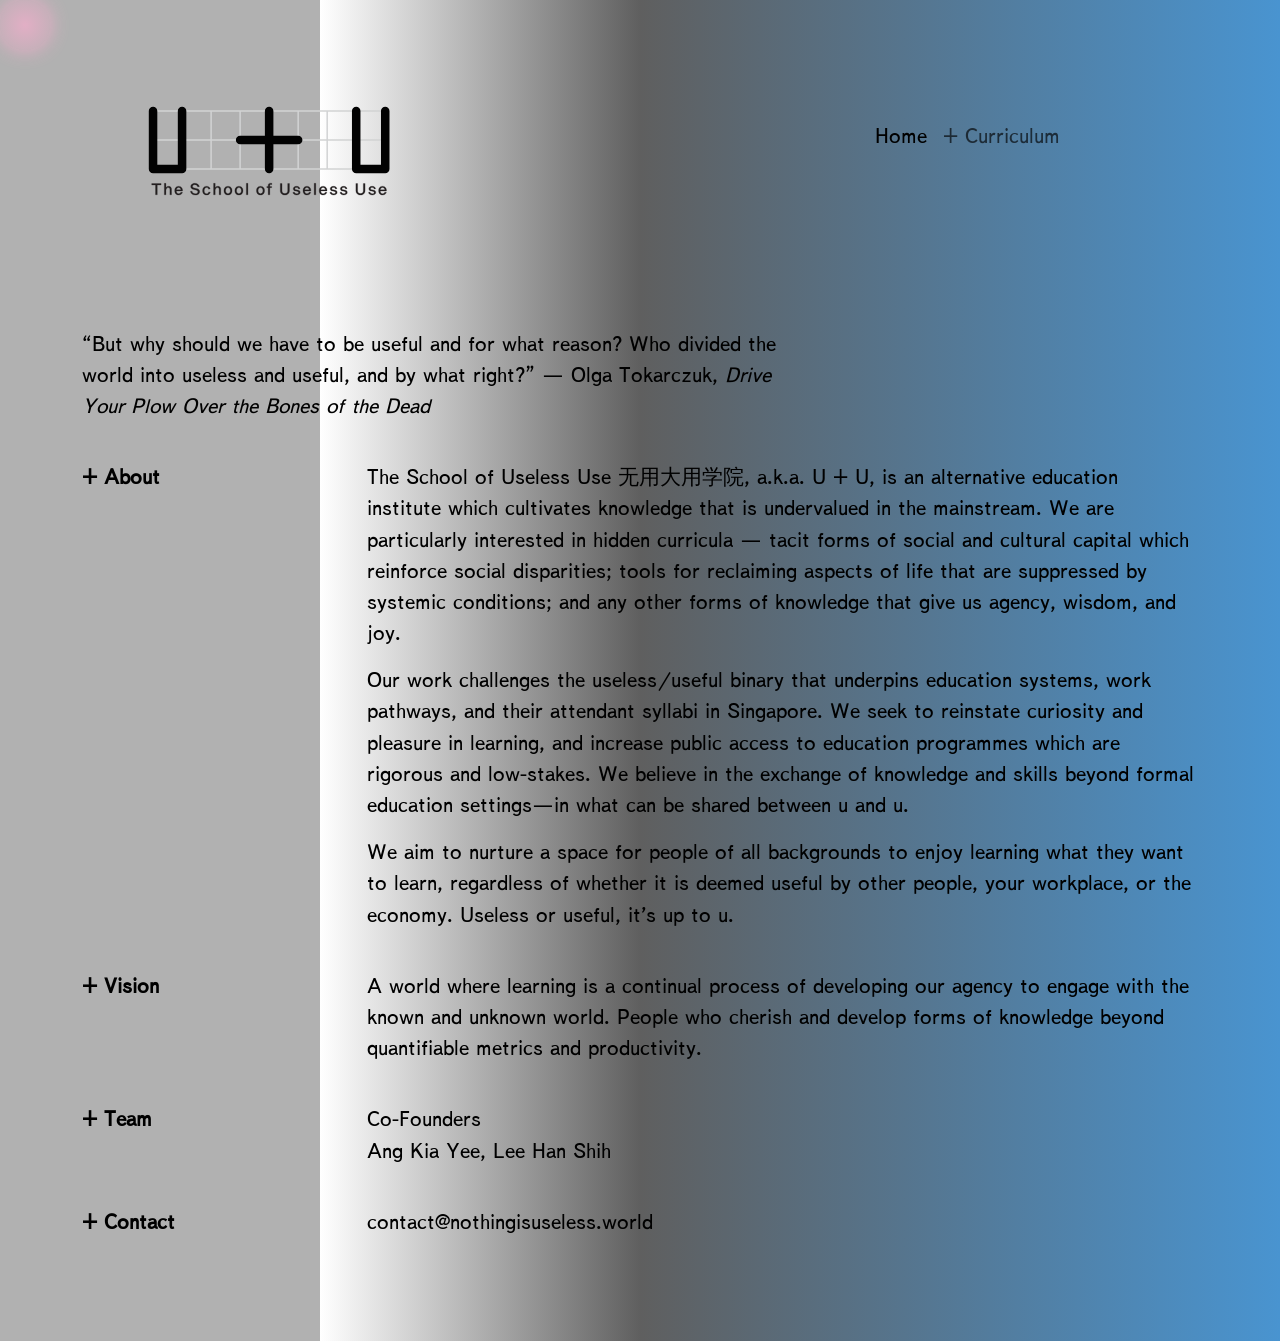
<file: index.html>
<!DOCTYPE html>
<html lang="en">
<head>
    <meta charset="UTF-8">
    <meta name="viewport" content="width=device-width, initial-scale=1.0">
    <title>The School of Useless Use 无用大用学院</title>
    <link href="https://cdn.jsdelivr.net/npm/bootstrap@5.3.8/dist/css/bootstrap.min.css" rel="stylesheet" integrity="sha384-sRIl4kxILFvY47J16cr9ZwB07vP4J8+LH7qKQnuqkuIAvNWLzeN8tE5YBujZqJLB" crossorigin="anonymous">
    <link rel="stylesheet" type="text/css" href="useless.css">
</head>
<body>
  <div class="cursor-glow"></div>

  <div class="container py-5">
        <nav class="navbar navbar-expand-md">
            <div class="container-fluid">
              <a class="navbar-brand mx-4" href="index.html">
                <img src="images/Primary logo-03-cropped.svg" class="navhead d-block d-lg-none">
                <img src="images/Primary logo-02-cropped.svg" class="navhead d-none d-lg-block">
              </a>
                <button class="navbar-toggler" type="button" data-bs-toggle="collapse" data-bs-target="#navbarNav" aria-controls="navbarNav" aria-expanded="false" aria-label="Toggle navigation">
                <h1>◡</h1>
              </button>
              <div class="collapse navbar-collapse" id="navbarNav">
                <ul class="navbar-nav mx-auto">
                    <a class="nav-link active" aria-current="page" href="index.html">Home</a>
                  </li>
                  <li class="nav-item">
                    <a class="nav-link" href="curriculum.html">+ Curriculum</a>
                  </li>
                </ul>
              </div>
            </div>
          </nav>
    </div>

    <div class="container mt-4">
      <!--<div class="alert alert-info alert-dismissible fade show" role="alert">
        First programme coming soon.
        <button type="button" class="btn-close" data-bs-dismiss="alert" aria-label="Close"></button>
      </div>
      
      <br>--> 
          <div class="row my-4">
            <div class="col-sm-8"><br class="d-none d-md-block">
              <p class="quote">“But why should we have to be useful and for what reason? Who divided the world into useless and useful, and by what right?” 
                — Olga Tokarczuk, <em>Drive Your Plow Over the Bones of the Dead</em></p>
            </div>
            
        </div>
        <div class="row my-4">
            <div class="col-sm-3 secthead"><strong>+ About</strong></div>
            <div class="col-sm-9">
                <p>The School of Useless Use 无用大用学院, a.k.a. U + U, is an alternative education institute which cultivates knowledge that is undervalued in the mainstream. We are particularly interested in hidden curricula — tacit forms of social and cultural capital which reinforce social disparities; tools for reclaiming aspects of life that are suppressed by systemic conditions; and any other forms of knowledge that give us agency, wisdom, and joy. </p>
                <p>Our work challenges the useless/useful binary that underpins education systems, work pathways, and their attendant syllabi in Singapore. We seek to reinstate curiosity and pleasure in learning, and increase public access to education programmes which are rigorous and low-stakes. We believe in the exchange of knowledge and skills beyond formal education settings—in what can be shared between u and u.</p>
                <p>We aim to nurture a space for people of all backgrounds to enjoy learning what they want to learn, regardless of whether it is deemed useful by other people, your workplace, or the economy. Useless or useful, it’s up to u. </p>
            </div>
        </div>
        <div class="row my-4">
            <div class="col-sm-3 secthead"><strong>+ Vision</strong></div>
            <div class="col-sm-9">
                <p>A world where learning is a continual process of developing our agency to engage with the known and unknown world. People who cherish and develop forms of knowledge beyond quantifiable metrics and productivity. </p>
            </div>         
        </div>
        <div class="row my-4">
          <div class="col-sm-3 secthead"><strong>+ Team</strong></div>
          <div class="col-sm-9">
              <p>Co-Founders<br>Ang Kia Yee, Lee Han Shih</p>
          </div>
          
        </div>
        <div class="row my-4">
          <div class="col-sm-3 secthead"><strong>+ Contact</strong></div>
          <div class="col-sm-9">
              <p>contact@nothingisuseless.world</p>
          </div>
          
        </div>
        <br><br>
    </div>


    <script src="https://cdn.jsdelivr.net/npm/bootstrap@5.3.8/dist/js/bootstrap.bundle.min.js" integrity="sha384-FKyoEForCGlyvwx9Hj09JcYn3nv7wiPVlz7YYwJrWVcXK/BmnVDxM+D2scQbITxI" crossorigin="anonymous"></script>
    <script src="useless.js"></script>
</body>
</html>
</file>
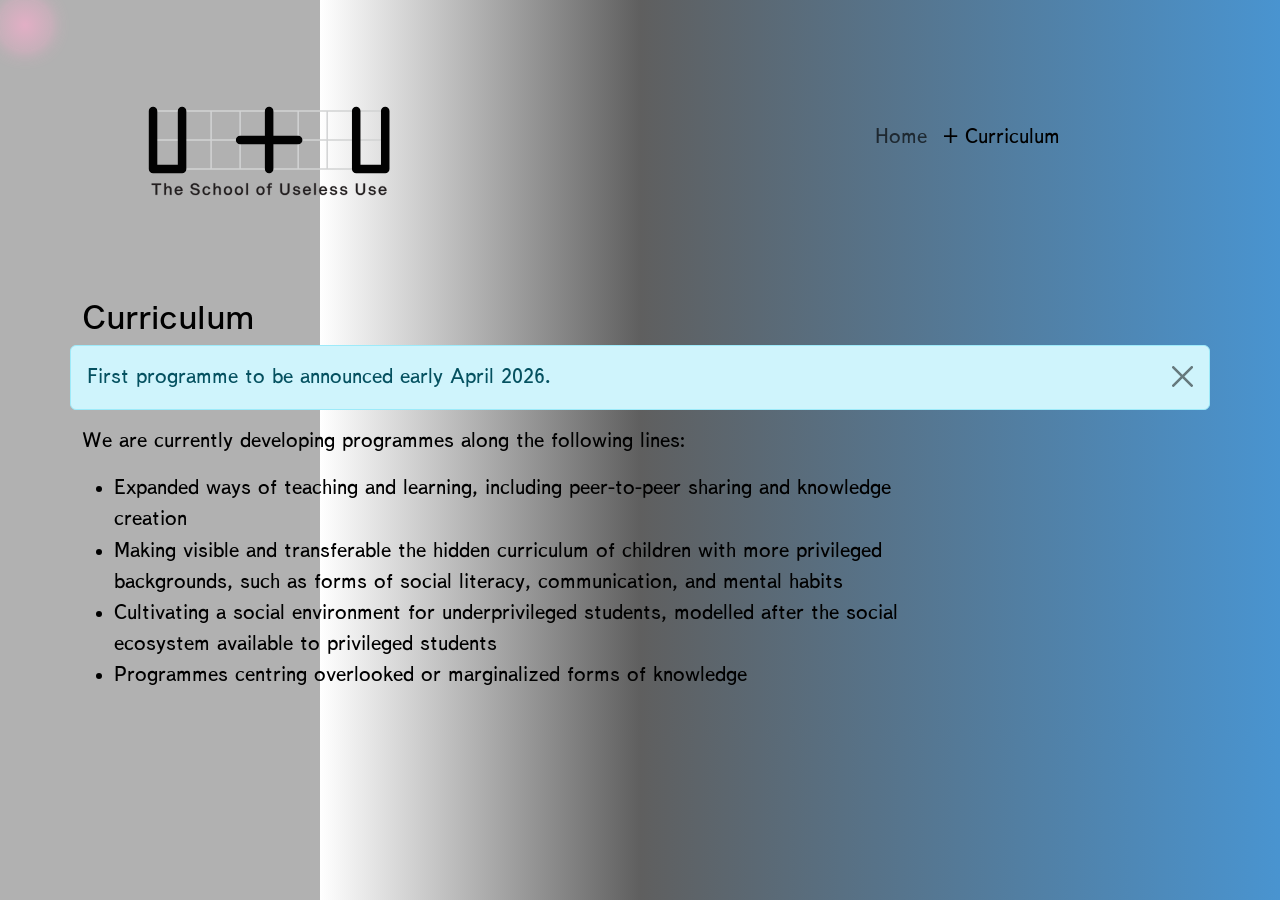
<file: curriculum.html>
<!DOCTYPE html>
<html lang="en">
<head>
    <meta charset="UTF-8">
    <meta name="viewport" content="width=device-width, initial-scale=1.0">
    <title>Curriculum + The School of Useless Use 无用大用学院</title>
    <link href="https://cdn.jsdelivr.net/npm/bootstrap@5.3.8/dist/css/bootstrap.min.css" rel="stylesheet" integrity="sha384-sRIl4kxILFvY47J16cr9ZwB07vP4J8+LH7qKQnuqkuIAvNWLzeN8tE5YBujZqJLB" crossorigin="anonymous">
    <link rel="stylesheet" type="text/css" href="useless.css">
</head>
<body>
  <div class="cursor-glow"></div>

  <div class="container py-5">
        <nav class="navbar navbar-expand-md">
            <div class="container-fluid">
              <a class="navbar-brand mx-4" href="index.html">
                <img src="images/Primary logo-03-cropped.svg" class="navhead d-block d-lg-none">
                <img src="images/Primary logo-02-cropped.svg" class="navhead d-none d-lg-block">
              </a>
                <button class="navbar-toggler" type="button" data-bs-toggle="collapse" data-bs-target="#navbarNav" aria-controls="navbarNav" aria-expanded="false" aria-label="Toggle navigation">
                <h1>◡</h1>
              </button>
              <div class="collapse navbar-collapse" id="navbarNav">
                <ul class="navbar-nav mx-auto">
                    <a class="nav-link" href="index.html">Home</a>
                  </li>
                  <li class="nav-item">
                    <a class="nav-link active" aria-current="page" href="curriculum.html">+ Curriculum</a>
                  </li>
                </ul>
              </div>
            </div>
          </nav>
    </div>

    <div class="container mt-4">
          <div class="row my-4">
            <div class="col-sm-3">
              <h2>Curriculum</h2>
            </div>
            <div class="alert alert-info alert-dismissible fade show" role="alert">
              First programme to be announced early April 2026.
              <button type="button" class="btn-close" data-bs-dismiss="alert" aria-label="Close"></button>
            </div><br><br>
            <div class="col-sm-9">
              <p>We are currently developing programmes along the following lines:</p>
              <ul>
                <li>Expanded ways of teaching and learning, including peer-to-peer sharing and knowledge creation</li>
                <li>Making visible and transferable the hidden curriculum of children with more privileged backgrounds, such as forms of social literacy, communication, and mental habits</li>
                <li>Cultivating a social environment for underprivileged students, modelled after the social ecosystem available to privileged students</li>
                <li>Programmes centring overlooked or marginalized forms of knowledge</li>
              </ul> 
              
            </div>
            
        </div>
        
    </div>


    <script src="https://cdn.jsdelivr.net/npm/bootstrap@5.3.8/dist/js/bootstrap.bundle.min.js" integrity="sha384-FKyoEForCGlyvwx9Hj09JcYn3nv7wiPVlz7YYwJrWVcXK/BmnVDxM+D2scQbITxI" crossorigin="anonymous"></script>
    <script src="useless.js"></script>
</body>
</html>
</file>
<file: useless.css>
@font-face {
    font-family: 'Sequel';
    src: url(fonts/Sequel\ Sans\ Roman\ Body.woff);
}

@font-face {
    font-family: 'Textbook';
    src: url(fonts/TEXTBK.woff);
}

body {
    font-family: 'Textbook', Arial, Helvetica, sans-serif;
    font-size: 1.3em;
    background: linear-gradient(
        to left,
        #4994d0,
        #5f5f5f 50%,
        #ffffff 75%,
        #b1b1b1 75%
        );
    color: black;
}

h1, h2, h3, h4 {
    font-family: 'Sequel', Arial, Helvetica, sans-serif;
}

a:hover {
    text-shadow: 2px 2px 5px #fc87c4;
}

.navbar-brand {
    font-size: 1.5em;
}

.navhead {
    height: 20%;
    width: 50%;
}

.cursor-glow {
    height: 50px;
    width: 50px;
    border-radius: 50%;
    background: #e64699;
    background: -moz-radial-gradient(circle, rgba(255, 109, 172, 0.8) 0%, rgba(238,174,202,0.2) 100%);
    box-shadow: 0px 0px 20px rgba(238,174,202,1);
    background: radial-gradient(circle, rgba(238,174,202,0.8) 0%, rgba(238,174,202,0.2) 100%);
    background-repeat: no-repeat;
    background-position: center;
    position: absolute;
}

@media only screen and (max-width: 600px) {
    body {
        font-size: 1.4em;
        background: linear-gradient(
        to bottom,
        #4994d0,
        #757575 50%,
        #ffffff 75%
        );
        background-repeat: no-repeat;
    }
    
    .navbar-brand {
        letter-spacing: 4.8ch;
        margin: auto;

    }

    .navbar-toggler {
        margin: auto;
    }

    .navhead {
    width: 80%;
}

}
</file>
